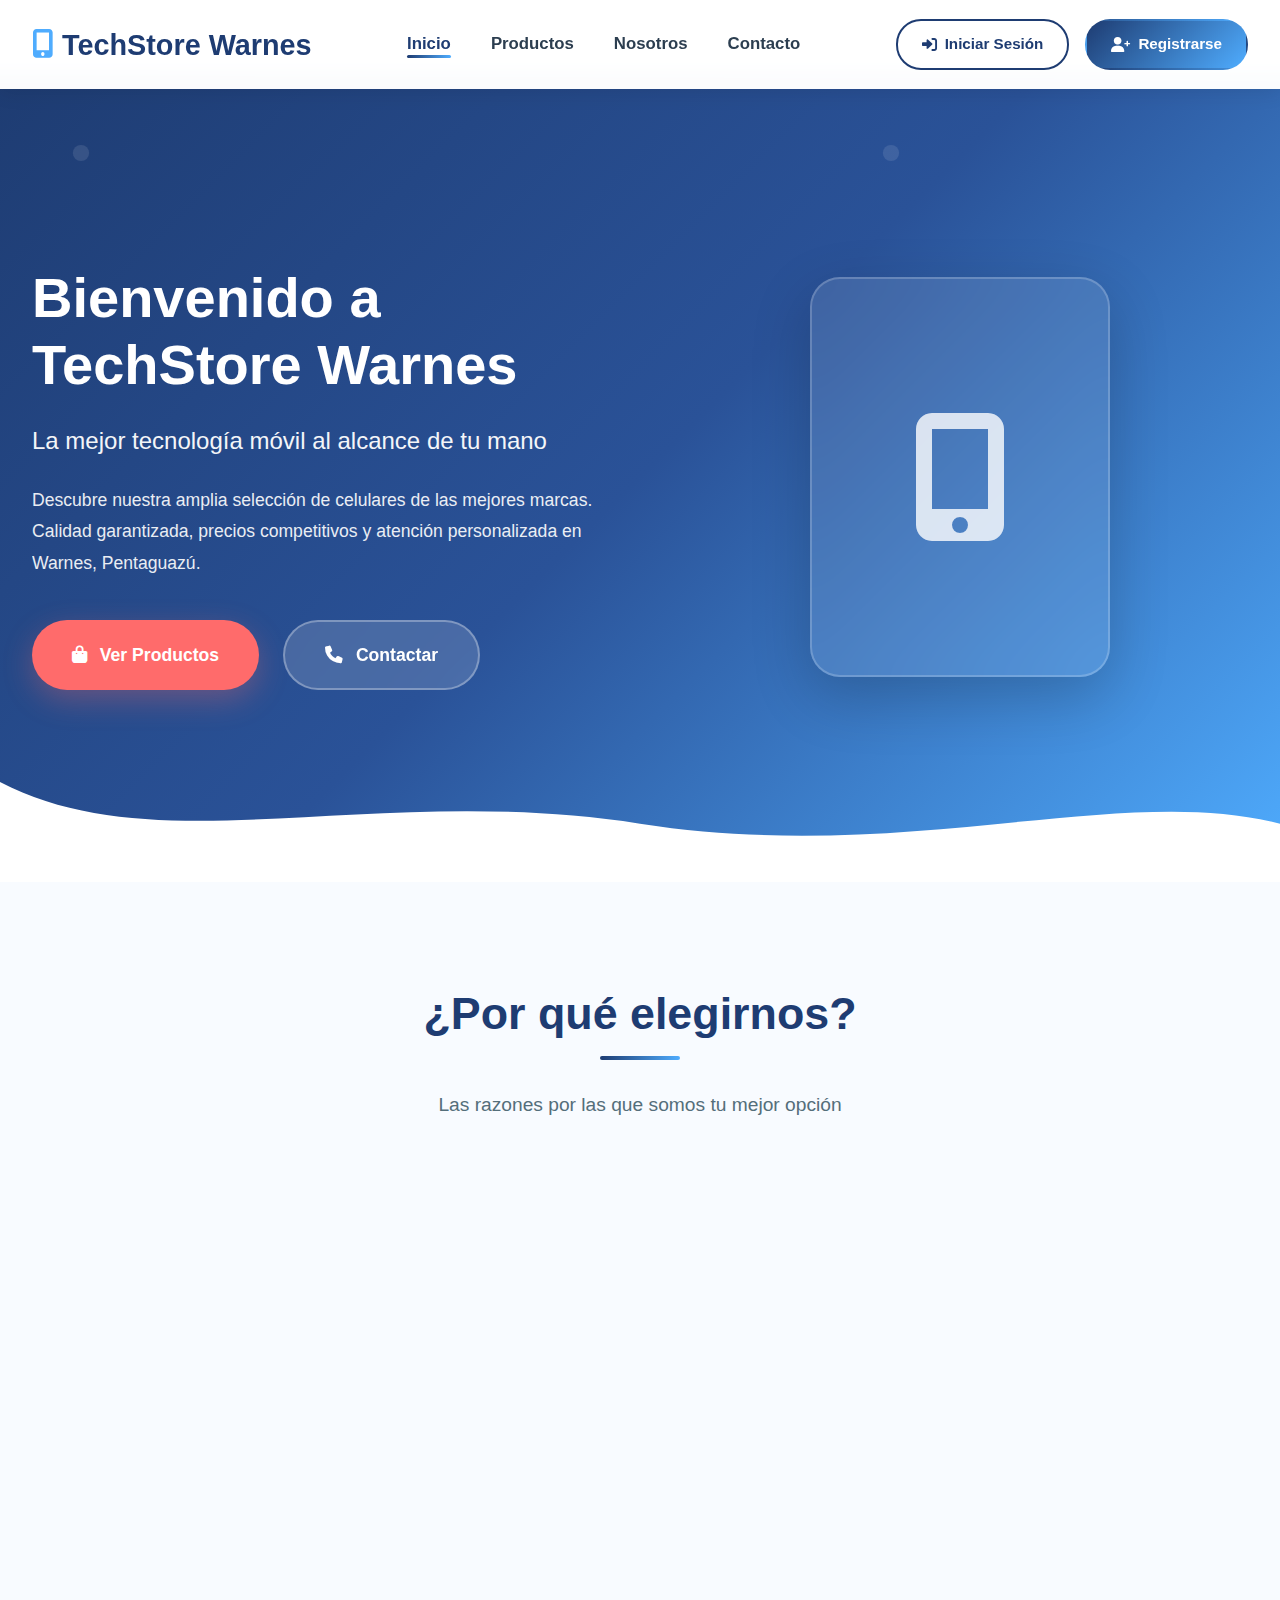
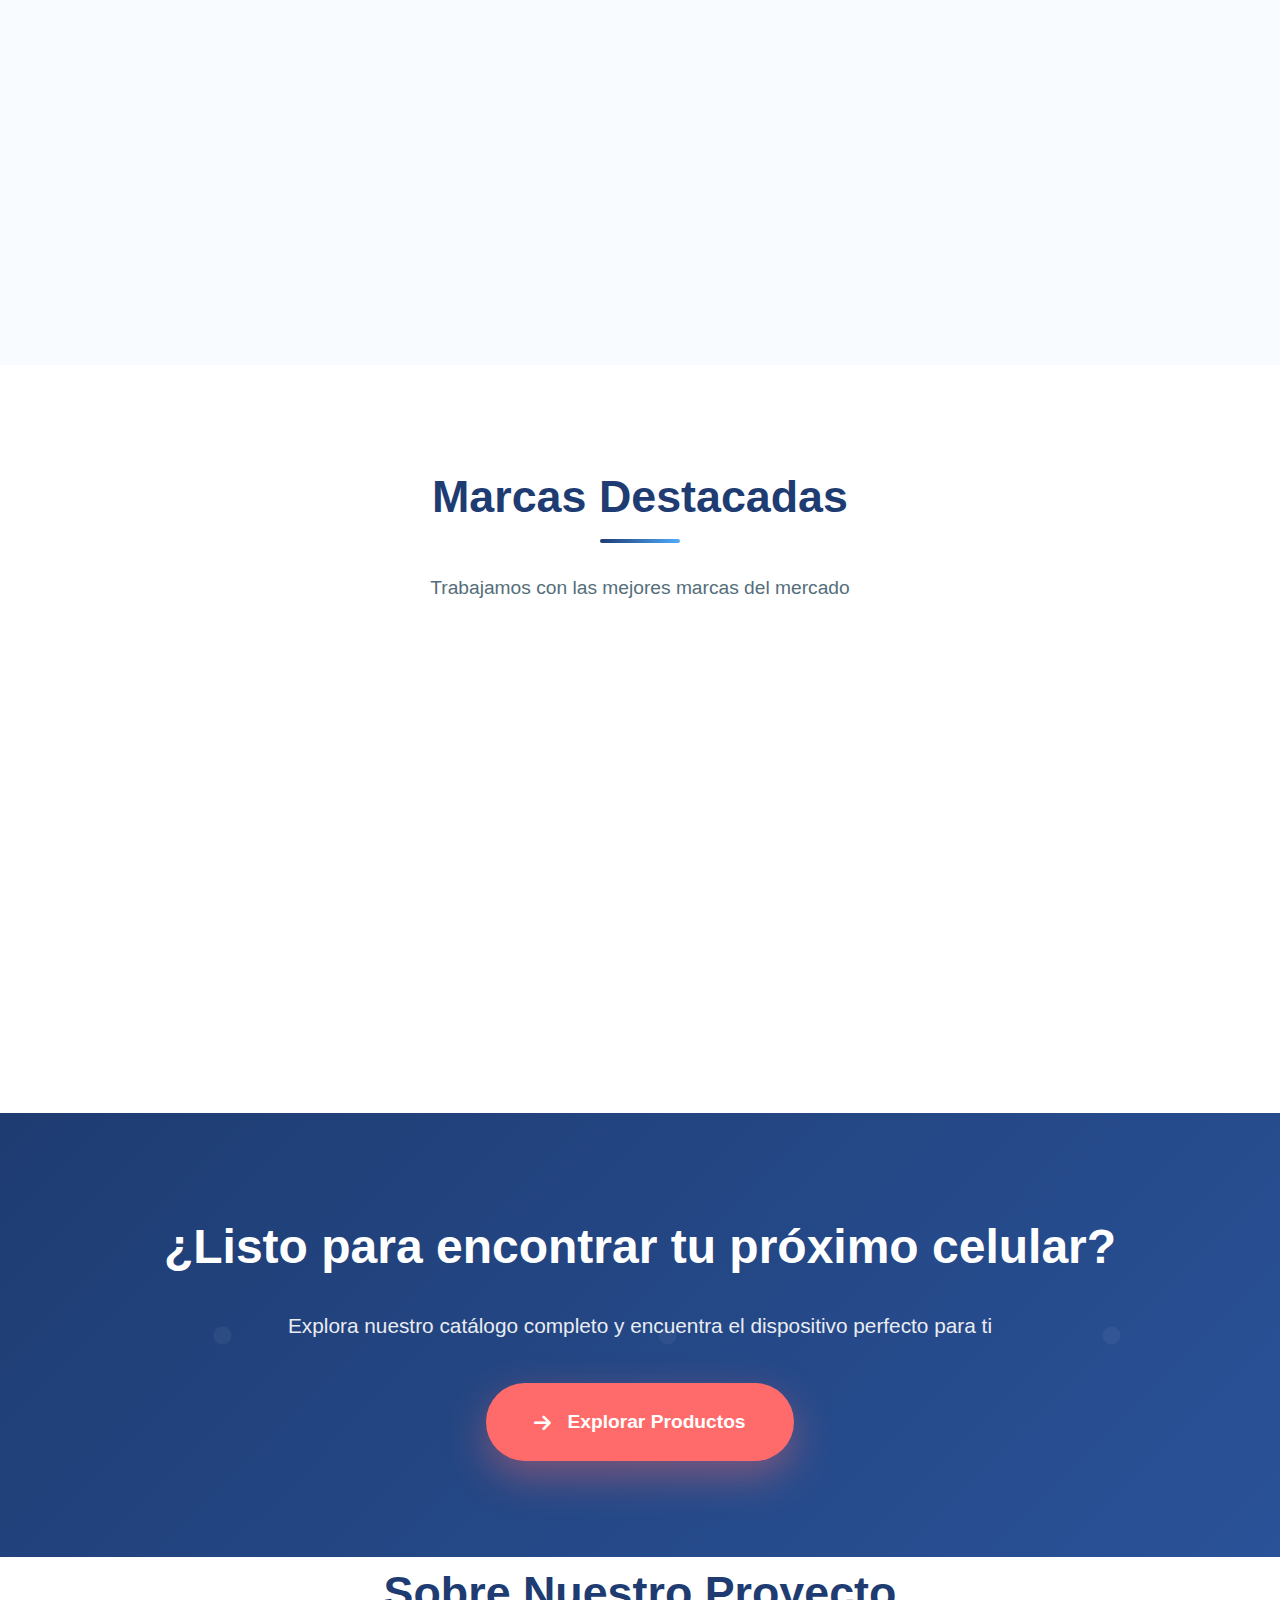
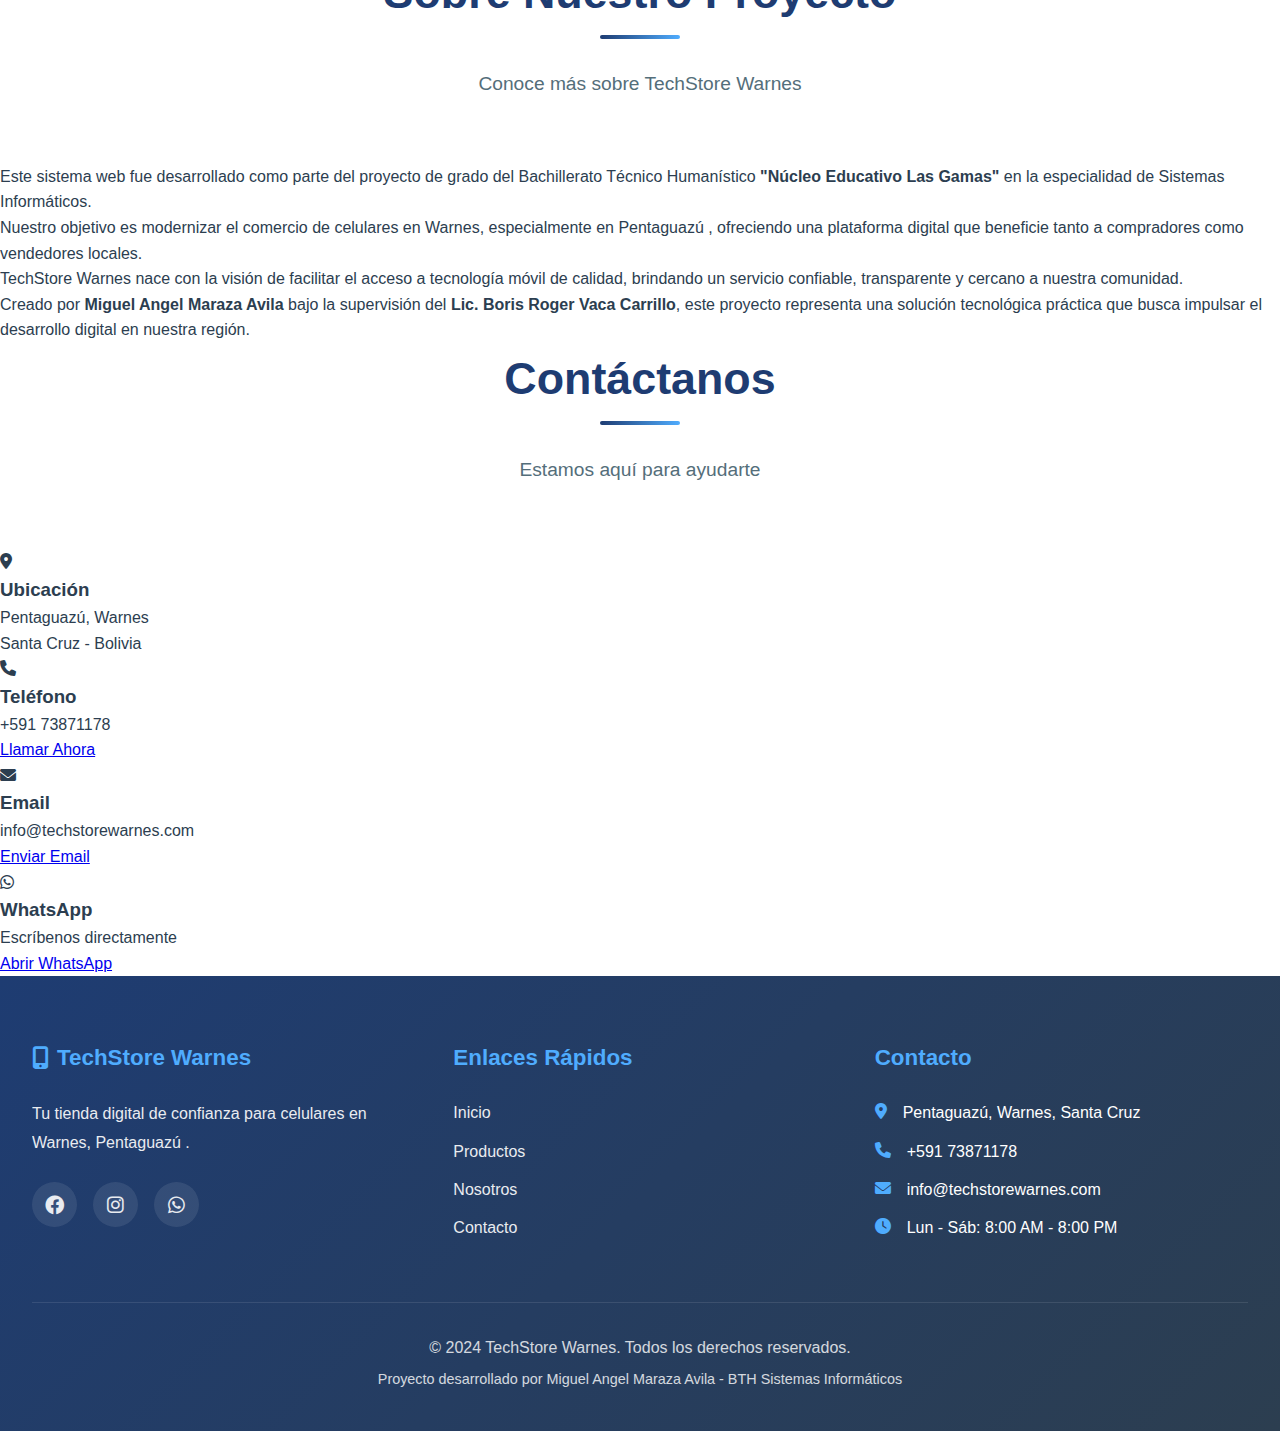
<file: index.html>
<!DOCTYPE html>
<html lang="es">
<head>
    <meta charset="UTF-8">
    <meta name="viewport" content="width=device-width, initial-scale=1.0">
    <title>TechStore Warnes - Inicio</title>
    <link href="https://cdnjs.cloudflare.com/ajax/libs/font-awesome/6.0.0/css/all.min.css" rel="stylesheet">
    <link rel="stylesheet" href="index.css">
</head>
<body>
    <!-- Header -->
    <header class="header">
        <div class="nav-container">
            <div class="logo">
                <i class="fas fa-mobile-alt"></i> TechStore Warnes
            </div>
            <nav>
                <ul class="nav-menu">
                    <li><a href="index.html" class="active">Inicio</a></li>
                    <li><a href="productos.html">Productos</a></li>
                    <li><a href="#nosotros">Nosotros</a></li>
                    <li><a href="#contacto">Contacto</a></li>
                </ul>
            </nav>
            <div class="auth-buttons" id="authButtons">
    <a href="login.html" class="btn-login">
        <i class="fas fa-sign-in-alt"></i> Iniciar Sesión
    </a>
    <a href="registro.html" class="btn-register">
        <i class="fas fa-user-plus"></i> Registrarse
    </a>
</div>
<div class="user-info" id="userInfo" style="display: none;">
    <div class="user-avatar">
        <i class="fas fa-user"></i>
    </div>
    <span class="user-name" id="userName"></span>
    <button class="btn-logout" onclick="logout()">
        <i class="fas fa-sign-out-alt"></i>
    </button>
</div>
<button class="mobile-menu-toggle" id="mobileMenuToggle">
    <i class="fas fa-bars"></i>
</button>
        </div>
    </header>

    <!-- Mobile Menu -->
    <div class="mobile-menu" id="mobileMenu">
        <ul>
            <li><a href="index.html" class="active">Inicio</a></li>
            <li><a href="productos.html">Productos</a></li>
            <li><a href="#nosotros">Nosotros</a></li>
            <li><a href="#contacto">Contacto</a></li>
        </ul>
    </div>

    <!-- Hero Section -->
    <section id="inicio" class="hero">
        <div class="hero-overlay"></div>
        <div class="hero-content">
            <div class="hero-text">
                <h1 class="hero-title">Bienvenido a TechStore Warnes</h1>
                <p class="hero-subtitle">La mejor tecnología móvil al alcance de tu mano</p>
                <p class="hero-description">
                    Descubre nuestra amplia selección de celulares de las mejores marcas. 
                    Calidad garantizada, precios competitivos y atención personalizada en Warnes, Pentaguazú.
                </p>
                <div class="hero-buttons">
                    <a href="productos.html" class="btn-primary">
                        <i class="fas fa-shopping-bag"></i> Ver Productos
                    </a>
                    <a href="contacto.html" class="btn-secondary">
                        <i class="fas fa-phone"></i> Contactar
                    </a>
                </div>
            </div>
            <div class="hero-image">
                <div class="floating-card">
                    <i class="fas fa-mobile-screen-button"></i>
                </div>
            </div>
        </div>
        <div class="hero-waves">
            <svg viewBox="0 0 1200 120" preserveAspectRatio="none">
                <path d="M0,0 C150,100 350,0 600,50 C850,100 1050,0 1200,50 L1200,120 L0,120 Z" fill="#ffffff"/>
            </svg>
        </div>
    </section>

    <!-- Features Section -->
    <section class="features">
        <div class="container">
            <div class="section-header">
                <h2 class="section-title">¿Por qué elegirnos?</h2>
                <p class="section-subtitle">Las razones por las que somos tu mejor opción</p>
            </div>
            <div class="features-grid">
                <div class="feature-card">
                    <div class="feature-icon">
                        <i class="fas fa-shield-halved"></i>
                    </div>
                    <h3>Productos Garantizados</h3>
                    <p>Todos nuestros celulares cuentan con garantía oficial. Tu inversión está protegida.</p>
                </div>
                <div class="feature-card">
                    <div class="feature-icon">
                        <i class="fas fa-truck-fast"></i>
                    </div>
                    <h3>Entrega Rápida</h3>
                    <p>Envíos a domicilio en Warnes y zonas aledañas. Recibe tu pedido en tiempo récord.</p>
                </div>
                <div class="feature-card">
                    <div class="feature-icon">
                        <i class="fas fa-headset"></i>
                    </div>
                    <h3>Atención Personalizada</h3>
                    <p>Nuestro equipo te asesora para que encuentres el celular perfecto para ti.</p>
                </div>
                <div class="feature-card">
                    <div class="feature-icon">
                        <i class="fas fa-tags"></i>
                    </div>
                    <h3>Mejores Precios</h3>
                    <p>Precios competitivos y promociones especiales. Calidad sin comprometer tu bolsillo.</p>
                </div>
                <div class="feature-card">
                    <div class="feature-icon">
                        <i class="fas fa-star"></i>
                    </div>
                    <h3>Variedad de Marcas</h3>
                    <p>Samsung, Apple, Xiaomi, Huawei y más. Las mejores marcas del mercado.</p>
                </div>
                <div class="feature-card">
                    <div class="feature-icon">
                        <i class="fas fa-credit-card"></i>
                    </div>
                    <h3>Facilidades de Pago</h3>
                    <p>Múltiples métodos de pago disponibles. Compra de la forma que prefieras.</p>
                </div>
            </div>
        </div>
    </section>

    <!-- Brands Section -->
    <section class="brands">
        <div class="container">
            <div class="section-header">
                <h2 class="section-title">Marcas Destacadas</h2>
                <p class="section-subtitle">Trabajamos con las mejores marcas del mercado</p>
            </div>
            <div class="brands-grid">
                <div class="brand-card">
                    <i class="fab fa-apple"></i>
                    <span>Apple</span>
                </div>
                <div class="brand-card">
                    <i class="fas fa-mobile-alt"></i>
                    <span>Samsung</span>
                </div>
                <div class="brand-card">
                    <i class="fas fa-mobile-screen"></i>
                    <span>Xiaomi</span>
                </div>
                <div class="brand-card">
                    <i class="fas fa-mobile"></i>
                    <span>Huawei</span>
                </div>
                <div class="brand-card">
                    <i class="fas fa-mobile-button"></i>
                    <span>Motorola</span>
                </div>
                <div class="brand-card">
                    <i class="fas fa-mobile-screen-button"></i>
                    <span>OPPO</span>
                </div>
            </div>
        </div>
    </section>

    <!-- CTA Section -->
    <section class="cta-section">
        <div class="cta-overlay"></div>
        <div class="container">
            <div class="cta-content">
                <h2>¿Listo para encontrar tu próximo celular?</h2>
                <p>Explora nuestro catálogo completo y encuentra el dispositivo perfecto para ti</p>
                <a href="productos.html" class="btn-cta">
                    <i class="fas fa-arrow-right"></i> Explorar Productos
                </a>
            </div>
        </div>
    </section>

    <!-- About Section -->
<section id="nosotros" class="about-section">
    <div class="container">
        <div class="section-header">
            <h2 class="section-title">Sobre Nuestro Proyecto</h2>
            <p class="section-subtitle">Conoce más sobre TechStore Warnes</p>
        </div>
        <div class="about-content">
            <div class="about-text">
                <p>Este sistema web fue desarrollado como parte del proyecto de grado del Bachillerato Técnico Humanístico <strong>"Núcleo Educativo Las Gamas"</strong> en la especialidad de Sistemas Informáticos.</p>
                <p>Nuestro objetivo es modernizar el comercio de celulares en Warnes, especialmente en Pentaguazú , ofreciendo una plataforma digital que beneficie tanto a compradores como vendedores locales.</p>
                <p>TechStore Warnes nace con la visión de facilitar el acceso a tecnología móvil de calidad, brindando un servicio confiable, transparente y cercano a nuestra comunidad.</p>
                <p>Creado por <strong>Miguel Angel Maraza Avila</strong> bajo la supervisión del <strong>Lic. Boris Roger Vaca Carrillo</strong>, este proyecto representa una solución tecnológica práctica que busca impulsar el desarrollo digital en nuestra región.</p>
            </div>
        </div>
    </div>
</section>

<!-- Contact Section -->
<section id="contacto" class="contact-section">
    <div class="container">
        <div class="section-header">
            <h2 class="section-title">Contáctanos</h2>
            <p class="section-subtitle">Estamos aquí para ayudarte</p>
        </div>
        <div class="contact-grid">
            <div class="contact-info-card">
                <div class="contact-icon">
                    <i class="fas fa-map-marker-alt"></i>
                </div>
                <h3>Ubicación</h3>
                <p>Pentaguazú, Warnes<br>Santa Cruz - Bolivia</p>
            </div>
            <div class="contact-info-card">
                <div class="contact-icon">
                    <i class="fas fa-phone"></i>
                </div>
                <h3>Teléfono</h3>
                <p>+591 73871178</p>
                <a href="tel:+59173871178" class="btn-contact">Llamar Ahora</a>
            </div>
            <div class="contact-info-card">
                <div class="contact-icon">
                    <i class="fas fa-envelope"></i>
                </div>
                <h3>Email</h3>
                <p>info@techstorewarnes.com</p>
                <a href="mailto:info@techstorewarnes.com" class="btn-contact">Enviar Email</a>
            </div>
            <div class="contact-info-card">
                <div class="contact-icon">
                    <i class="fab fa-whatsapp"></i>
                </div>
                <h3>WhatsApp</h3>
                <p>Escríbenos directamente</p>
                <a href="https://wa.me/59173871178" target="_blank" class="btn-contact">Abrir WhatsApp</a>
            </div>
        </div>
    </div>
</section>

    <!-- Footer -->
    <footer class="footer">
        <div class="container">
            <div class="footer-content">
                <div class="footer-section">
                    <h3><i class="fas fa-mobile-alt"></i> TechStore Warnes</h3>
                    <p>Tu tienda digital de confianza para celulares en Warnes, Pentaguazú .</p>
                    <div class="social-links">
                        <a href="#" aria-label="Facebook"><i class="fab fa-facebook"></i></a>
                        <a href="#" aria-label="Instagram"><i class="fab fa-instagram"></i></a>
                        <a href="#" aria-label="WhatsApp"><i class="fab fa-whatsapp"></i></a>
                    </div>
                </div>
                <div class="footer-section">
                    <h3>Enlaces Rápidos</h3>
                    <ul>
                        <li><a href="index.html">Inicio</a></li>
                        <li><a href="productos.html">Productos</a></li>
                        <li><a href="nosotros.html">Nosotros</a></li>
                        <li><a href="contacto.html">Contacto</a></li>
                    </ul>
                </div>
                <div class="footer-section">
                    <h3>Contacto</h3>
                    <ul class="contact-info">
                        <li><i class="fas fa-map-marker-alt"></i> Pentaguazú, Warnes, Santa Cruz</li>
                        <li><i class="fas fa-phone"></i> +591 73871178</li>
                        <li><i class="fas fa-envelope"></i> info@techstorewarnes.com</li>
                        <li><i class="fas fa-clock"></i> Lun - Sáb: 8:00 AM - 8:00 PM</li>
                    </ul>
                </div>
            </div>
            <div class="footer-bottom">
                <p>&copy; 2024 TechStore Warnes. Todos los derechos reservados.</p>
                <p class="project-info">Proyecto desarrollado por Miguel Angel Maraza Avila - BTH Sistemas Informáticos</p>
            </div>
        </div>
    </footer>

    <script src="index.js"></script>
</body>
</html>
</file>
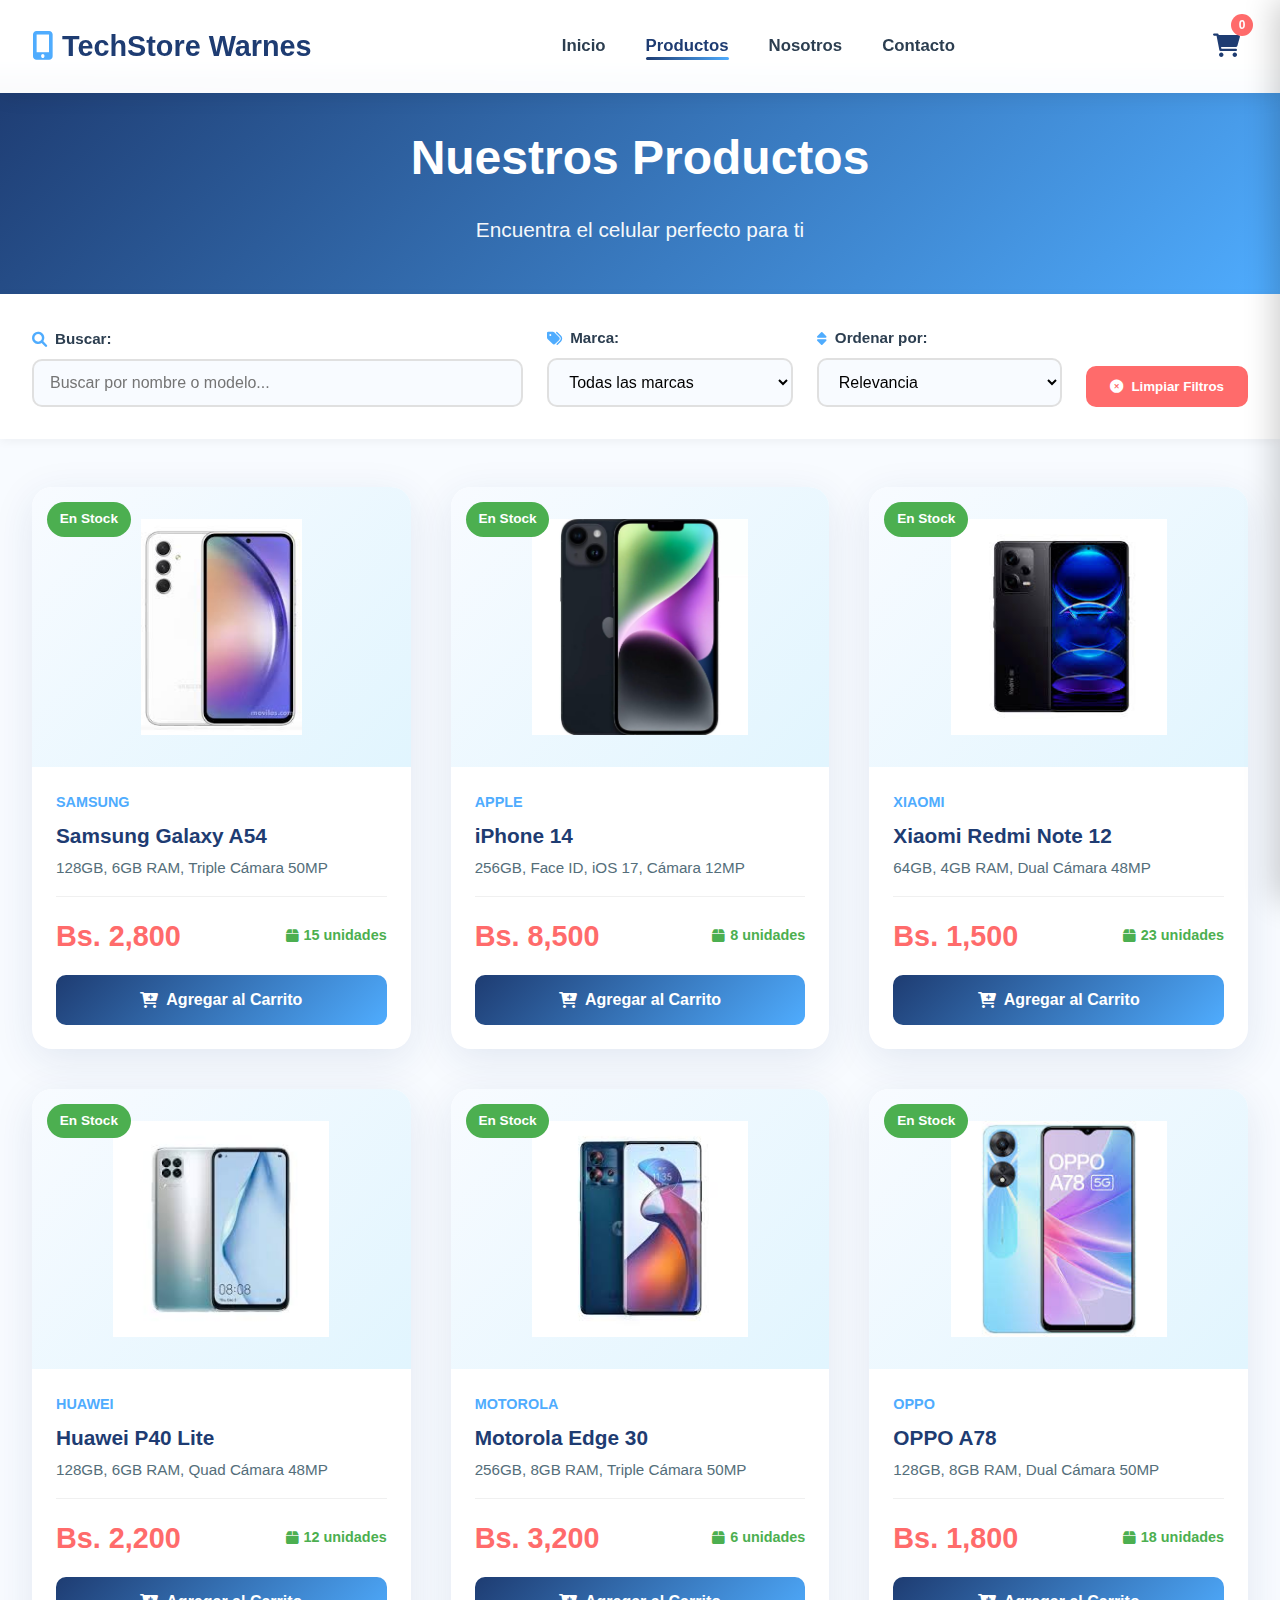
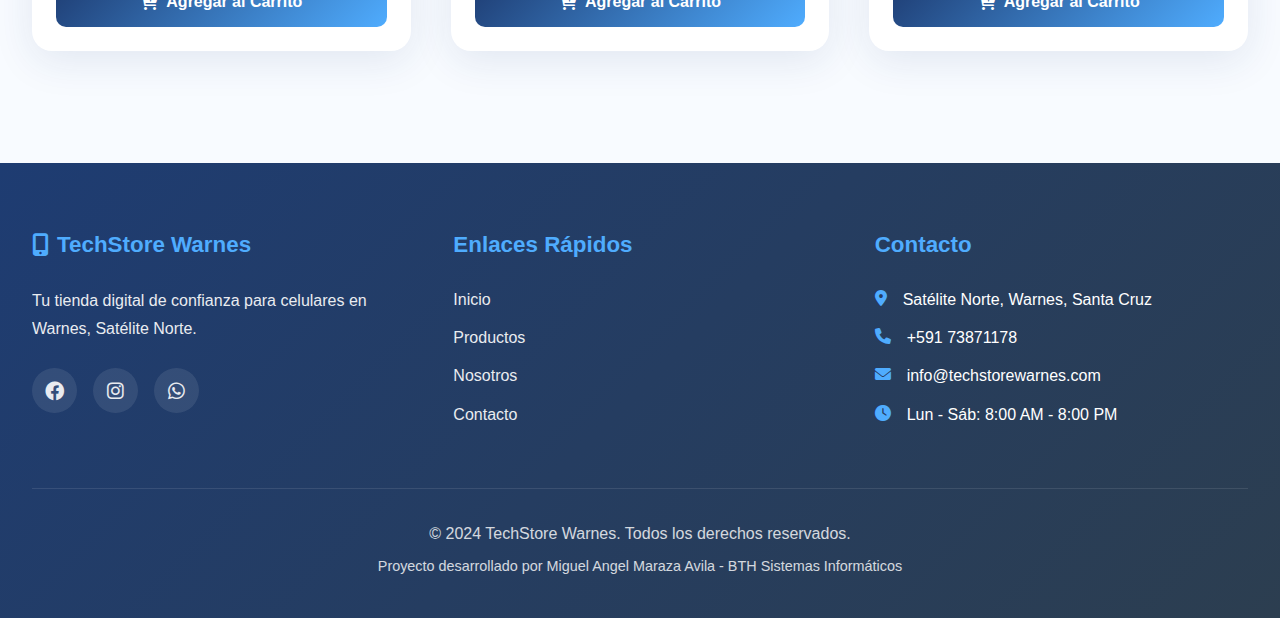
<file: productos.html>
<!DOCTYPE html>
<html lang="es">
<head>
    <meta charset="UTF-8">
    <meta name="viewport" content="width=device-width, initial-scale=1.0">
    <title>Productos - TechStore Warnes</title>
    <link href="https://cdnjs.cloudflare.com/ajax/libs/font-awesome/6.0.0/css/all.min.css" rel="stylesheet">
    <link rel="stylesheet" href="productos.css">
</head>
<body>
    <!-- Header -->
    <header class="header">
        <div class="nav-container">
            <div class="logo">
                <i class="fas fa-mobile-alt"></i> TechStore Warnes
            </div>
            <nav>
                <ul class="nav-menu">
                    <li><a href="index.html">Inicio</a></li>
                    <li><a href="productos.html" class="active">Productos</a></li>
                    <li><a href="index.html#nosotros">Nosotros</a></li>
                    <li><a href="index.html#contacto">Contacto</a></li>
                </ul>
            </nav>
            <div class="header-actions">
                <div class="cart-icon" onclick="toggleCart()">
                    <i class="fas fa-shopping-cart"></i>
                    <span class="cart-count" id="cartCount">0</span>
                </div>
                <button class="mobile-menu-toggle" id="mobileMenuToggle">
                    <i class="fas fa-bars"></i>
                </button>
            </div>
        </div>
    </header>

    <!-- Mobile Menu -->
    <div class="mobile-menu" id="mobileMenu">
        <ul>
            <li><a href="index.html">Inicio</a></li>
            <li><a href="productos.html" class="active">Productos</a></li>
            <li><a href="index.html#nosotros">Nosotros</a></li>
            <li><a href="index.html#contacto">Contacto</a></li>
        </ul>
    </div>

    <!-- Page Header -->
    <section class="page-header">
        <div class="container">
            <h1>Nuestros Productos</h1>
            <p>Encuentra el celular perfecto para ti</p>
        </div>
    </section>

    <!-- Filters Section -->
    <section class="filters-section">
        <div class="container">
            <div class="filters-container">
                <div class="filter-group">
                    <label><i class="fas fa-search"></i> Buscar:</label>
                    <input type="text" id="searchInput" placeholder="Buscar por nombre o modelo...">
                </div>
                <div class="filter-group">
                    <label><i class="fas fa-tags"></i> Marca:</label>
                    <select id="brandFilter">
                        <option value="">Todas las marcas</option>
                        <option value="Samsung">Samsung</option>
                        <option value="Apple">Apple</option>
                        <option value="Xiaomi">Xiaomi</option>
                        <option value="Huawei">Huawei</option>
                        <option value="Motorola">Motorola</option>
                        <option value="OPPO">OPPO</option>
                    </select>
                </div>
                <div class="filter-group">
                    <label><i class="fas fa-sort"></i> Ordenar por:</label>
                    <select id="sortFilter">
                        <option value="default">Relevancia</option>
                        <option value="price-asc">Precio: Menor a Mayor</option>
                        <option value="price-desc">Precio: Mayor a Menor</option>
                        <option value="name">Nombre (A-Z)</option>
                    </select>
                </div>
                <button class="btn-clear-filters" onclick="clearFilters()">
                    <i class="fas fa-times-circle"></i> Limpiar Filtros
                </button>
            </div>
        </div>
    </section>

    <!-- Products Section -->
    <section class="products-section">
        <div class="container">
            <div class="products-grid" id="productsGrid">
                <!-- Los productos se cargarán aquí dinámicamente -->
            </div>
            <div id="noResults" class="no-results" style="display: none;">
                <i class="fas fa-search"></i>
                <h3>No se encontraron productos</h3>
                <p>Intenta con otros filtros de búsqueda</p>
            </div>
        </div>
    </section>

    <!-- Cart Sidebar -->
    <div class="cart-sidebar" id="cartSidebar">
        <div class="cart-header">
            <h2><i class="fas fa-shopping-cart"></i> Mi Carrito</h2>
            <button class="close-cart" onclick="toggleCart()">
                <i class="fas fa-times"></i>
            </button>
        </div>
        <div class="cart-body" id="cartBody">
            <div class="empty-cart">
                <i class="fas fa-shopping-cart"></i>
                <p>Tu carrito está vacío</p>
            </div>
        </div>
        <div class="cart-footer">
            <div class="cart-total">
                <span>Total:</span>
                <span id="cartTotal">Bs. 0</span>
            </div>
            <button class="btn-checkout" onclick="checkout()">
                <i class="fab fa-whatsapp">+59173871178</i> Realizar Pedido por WhatsApp
            </button>
        </div>
    </div>

    <!-- Cart Overlay -->
    <div class="cart-overlay" id="cartOverlay" onclick="toggleCart()"></div>

    <!-- Footer -->
    <footer class="footer">
        <div class="container">
            <div class="footer-content">
                <div class="footer-section">
                    <h3><i class="fas fa-mobile-alt"></i> TechStore Warnes</h3>
                    <p>Tu tienda digital de confianza para celulares en Warnes, Satélite Norte.</p>
                    <div class="social-links">
                        <a href="#" aria-label="Facebook"><i class="fab fa-facebook"></i></a>
                        <a href="#" aria-label="Instagram"><i class="fab fa-instagram"></i></a>
                        <a href="#" aria-label="WhatsApp"><i class="fab fa-whatsapp"></i></a>
                    </div>
                </div>
                <div class="footer-section">
                    <h3>Enlaces Rápidos</h3>
                    <ul>
                        <li><a href="index.html">Inicio</a></li>
                        <li><a href="productos.html">Productos</a></li>
                        <li><a href="index.html#nosotros">Nosotros</a></li>
                        <li><a href="index.html#contacto">Contacto</a></li>
                    </ul>
                </div>
                <div class="footer-section">
                    <h3>Contacto</h3>
                    <ul class="contact-info">
                        <li><i class="fas fa-map-marker-alt"></i> Satélite Norte, Warnes, Santa Cruz</li>
                        <li><i class="fas fa-phone"></i> +591 73871178</li>
                        <li><i class="fas fa-envelope"></i> info@techstorewarnes.com</li>
                        <li><i class="fas fa-clock"></i> Lun - Sáb: 8:00 AM - 8:00 PM</li>
                    </ul>
                </div>
            </div>
            <div class="footer-bottom">
                <p>&copy; 2024 TechStore Warnes. Todos los derechos reservados.</p>
                <p class="project-info">Proyecto desarrollado por Miguel Angel Maraza Avila - BTH Sistemas Informáticos</p>
            </div>
        </div>
    </footer>

    <script src="productos.js"></script>
</body>
</html>
</file>
<file: index.css>
* {
    margin: 0;
    padding: 0;
    box-sizing: border-box;
}

:root {
    --primary-color: #1e3c72;
    --secondary-color: #4facfe;
    --accent-color: #ff6b6b;
    --dark-color: #2c3e50;
    --light-color: #f8fbff;
    --white: #ffffff;
    --shadow: 0 10px 40px rgba(30, 60, 114, 0.1);
    --shadow-hover: 0 15px 50px rgba(30, 60, 114, 0.2);
}

body {
    font-family: 'Segoe UI', Tahoma, Geneva, Verdana, sans-serif;
    line-height: 1.6;
    color: var(--dark-color);
    background: var(--white);
    overflow-x: hidden;
}

/* Header */
.header {
    position: fixed;
    top: 0;
    left: 0;
    width: 100%;
    background: rgba(255, 255, 255, 0.98);
    backdrop-filter: blur(10px);
    box-shadow: 0 2px 20px rgba(0, 0, 0, 0.1);
    z-index: 1000;
    transition: all 0.3s ease;
}

.nav-container {
    max-width: 1400px;
    margin: 0 auto;
    padding: 1.2rem 2rem;
    display: flex;
    justify-content: space-between;
    align-items: center;
}

.logo {
    font-size: 1.8rem;
    font-weight: 700;
    color: var(--primary-color);
    display: flex;
    align-items: center;
    gap: 0.5rem;
}

.logo i {
    color: var(--secondary-color);
}

.nav-menu {
    display: flex;
    list-style: none;
    gap: 2.5rem;
}

.nav-menu a {
    text-decoration: none;
    color: var(--dark-color);
    font-weight: 600;
    font-size: 1.05rem;
    position: relative;
    transition: color 0.3s ease;
}

.nav-menu a::after {
    content: '';
    position: absolute;
    bottom: -5px;
    left: 0;
    width: 0;
    height: 3px;
    background: linear-gradient(90deg, var(--primary-color), var(--secondary-color));
    border-radius: 2px;
    transition: width 0.3s ease;
}

.nav-menu a:hover,
.nav-menu a.active {
    color: var(--primary-color);
}

.nav-menu a:hover::after,
.nav-menu a.active::after {
    width: 100%;
}

/* Auth Buttons */
.auth-buttons {
    display: flex;
    align-items: center;
    gap: 1rem;
}

.btn-login,
.btn-register {
    padding: 0.7rem 1.5rem;
    border-radius: 25px;
    text-decoration: none;
    font-weight: 600;
    font-size: 0.95rem;
    display: flex;
    align-items: center;
    gap: 0.5rem;
    transition: all 0.3s ease;
}

.btn-login {
    background: transparent;
    color: var(--primary-color);
    border: 2px solid var(--primary-color);
}

.btn-login:hover {
    background: var(--primary-color);
    color: var(--white);
    transform: translateY(-2px);
}

.btn-register {
    background: linear-gradient(135deg, var(--primary-color), var(--secondary-color));
    color: var(--white);
    border: 2px solid transparent;
}

.btn-register:hover {
    transform: translateY(-2px);
    box-shadow: 0 8px 20px rgba(30, 60, 114, 0.3);
}

/* User Info */
.user-info {
    display: flex;
    align-items: center;
    gap: 1rem;
    padding: 0.5rem 1rem;
    background: var(--light-color);
    border-radius: 25px;
}

.user-avatar {
    width: 35px;
    height: 35px;
    background: linear-gradient(135deg, var(--primary-color), var(--secondary-color));
    border-radius: 50%;
    display: flex;
    align-items: center;
    justify-content: center;
    color: var(--white);
    font-size: 1rem;
}

.user-name {
    font-weight: 600;
    color: var(--primary-color);
}

.btn-logout {
    background: var(--accent-color);
    color: var(--white);
    border: none;
    padding: 0.5rem 1rem;
    border-radius: 20px;
    cursor: pointer;
    font-weight: 600;
    display: flex;
    align-items: center;
    gap: 0.5rem;
    transition: all 0.3s ease;
}

.btn-logout:hover {
    background: #ff5252;
    transform: translateY(-2px);
}

.mobile-menu-toggle {
    display: none;
    background: none;
    border: none;
    font-size: 1.5rem;
    color: var(--primary-color);
    cursor: pointer;
}

.mobile-menu {
    display: none;
    position: fixed;
    top: 72px;
    left: 0;
    width: 100%;
    background: var(--white);
    box-shadow: 0 10px 30px rgba(0, 0, 0, 0.1);
    z-index: 999;
    transform: translateY(-100%);
    transition: transform 0.3s ease;
}

.mobile-menu.active {
    transform: translateY(0);
}

.mobile-menu ul {
    list-style: none;
    padding: 1rem 0;
}

.mobile-menu a {
    display: block;
    padding: 1rem 2rem;
    text-decoration: none;
    color: var(--dark-color);
    font-weight: 600;
    transition: all 0.3s ease;
}

.mobile-menu a:hover,
.mobile-menu a.active {
    background: var(--light-color);
    color: var(--primary-color);
    padding-left: 2.5rem;
}

/* Hero Section */
.hero {
    margin-top: 72px;
    min-height: 90vh;
    background: linear-gradient(135deg, #1e3c72 0%, #2a5298 50%, #4facfe 100%);
    position: relative;
    display: flex;
    align-items: center;
    overflow: hidden;
}

.hero-overlay {
    position: absolute;
    top: 0;
    left: 0;
    width: 100%;
    height: 100%;
    background: url('data:image/svg+xml,<svg xmlns="http://www.w3.org/2000/svg" viewBox="0 0 100 100"><circle cx="10" cy="10" r="1" fill="rgba(255,255,255,0.1)"/></svg>') repeat;
    animation: moveBackground 30s linear infinite;
}

@keyframes moveBackground {
    0% { transform: translate(0, 0); }
    100% { transform: translate(50px, 50px); }
}

.hero-content {
    max-width: 1400px;
    margin: 0 auto;
    padding: 4rem 2rem;
    display: grid;
    grid-template-columns: 1fr 1fr;
    gap: 4rem;
    align-items: center;
    position: relative;
    z-index: 2;
}

.hero-text {
    color: var(--white);
}

.hero-title {
    font-size: 3.5rem;
    font-weight: 800;
    margin-bottom: 1.5rem;
    line-height: 1.2;
    animation: fadeInUp 0.8s ease;
}

.hero-subtitle {
    font-size: 1.5rem;
    margin-bottom: 1.5rem;
    opacity: 0.95;
    animation: fadeInUp 0.8s ease 0.2s both;
}

.hero-description {
    font-size: 1.1rem;
    margin-bottom: 2.5rem;
    line-height: 1.8;
    opacity: 0.9;
    animation: fadeInUp 0.8s ease 0.4s both;
}

.hero-buttons {
    display: flex;
    gap: 1.5rem;
    flex-wrap: wrap;
    animation: fadeInUp 0.8s ease 0.6s both;
}

.btn-primary,
.btn-secondary {
    padding: 1.2rem 2.5rem;
    border-radius: 50px;
    text-decoration: none;
    font-weight: 700;
    font-size: 1.1rem;
    display: inline-flex;
    align-items: center;
    gap: 0.8rem;
    transition: all 0.3s ease;
}

.btn-primary {
    background: var(--accent-color);
    color: var(--white);
    box-shadow: 0 10px 30px rgba(255, 107, 107, 0.3);
}

.btn-primary:hover {
    transform: translateY(-3px);
    box-shadow: 0 15px 40px rgba(255, 107, 107, 0.5);
}

.btn-secondary {
    background: rgba(255, 255, 255, 0.15);
    color: var(--white);
    border: 2px solid rgba(255, 255, 255, 0.3);
    backdrop-filter: blur(10px);
}

.btn-secondary:hover {
    background: rgba(255, 255, 255, 0.25);
    border-color: rgba(255, 255, 255, 0.5);
    transform: translateY(-3px);
}

.hero-image {
    display: flex;
    justify-content: center;
    align-items: center;
    animation: fadeIn 1s ease 0.8s both;
}

.floating-card {
    width: 300px;
    height: 400px;
    background: rgba(255, 255, 255, 0.1);
    backdrop-filter: blur(20px);
    border-radius: 30px;
    border: 2px solid rgba(255, 255, 255, 0.2);
    display: flex;
    align-items: center;
    justify-content: center;
    box-shadow: 0 20px 60px rgba(0, 0, 0, 0.2);
    animation: float 3s ease-in-out infinite;
}

.floating-card i {
    font-size: 8rem;
    color: rgba(255, 255, 255, 0.8);
}

@keyframes float {
    0%, 100% { transform: translateY(0); }
    50% { transform: translateY(-20px); }
}

.hero-waves {
    position: absolute;
    bottom: 0;
    left: 0;
    width: 100%;
    height: 100px;
}

.hero-waves svg {
    width: 100%;
    height: 100%;
}

/* Features Section */
.features {
    padding: 6rem 2rem;
    background: var(--light-color);
}

.container {
    max-width: 1400px;
    margin: 0 auto;
}

.section-header {
    text-align: center;
    margin-bottom: 4rem;
}

.section-title {
    font-size: 2.8rem;
    font-weight: 800;
    color: var(--primary-color);
    margin-bottom: 1rem;
    position: relative;
    display: inline-block;
}

.section-title::after {
    content: '';
    position: absolute;
    bottom: -10px;
    left: 50%;
    transform: translateX(-50%);
    width: 80px;
    height: 4px;
    background: linear-gradient(90deg, var(--primary-color), var(--secondary-color));
    border-radius: 2px;
}

.section-subtitle {
    font-size: 1.2rem;
    color: #546e7a;
    margin-top: 1.5rem;
}

.features-grid {
    display: grid;
    grid-template-columns: repeat(auto-fit, minmax(320px, 1fr));
    gap: 2.5rem;
}

.feature-card {
    background: var(--white);
    padding: 2.5rem;
    border-radius: 20px;
    box-shadow: var(--shadow);
    transition: all 0.3s ease;
    text-align: center;
}

.feature-card:hover {
    transform: translateY(-10px);
    box-shadow: var(--shadow-hover);
}

.feature-icon {
    width: 80px;
    height: 80px;
    margin: 0 auto 1.5rem;
    background: linear-gradient(135deg, var(--primary-color), var(--secondary-color));
    border-radius: 20px;
    display: flex;
    align-items: center;
    justify-content: center;
    color: var(--white);
    font-size: 2rem;
}

.feature-card h3 {
    font-size: 1.4rem;
    color: var(--primary-color);
    margin-bottom: 1rem;
    font-weight: 700;
}

.feature-card p {
    color: #546e7a;
    line-height: 1.8;
}

/* Brands Section */
.brands {
    padding: 6rem 2rem;
    background: var(--white);
}

.brands-grid {
    display: grid;
    grid-template-columns: repeat(auto-fit, minmax(180px, 1fr));
    gap: 2rem;
}

.brand-card {
    background: var(--light-color);
    padding: 2rem;
    border-radius: 15px;
    display: flex;
    flex-direction: column;
    align-items: center;
    gap: 1rem;
    transition: all 0.3s ease;
    cursor: pointer;
}

.brand-card:hover {
    background: var(--white);
    box-shadow: var(--shadow);
    transform: translateY(-5px);
}

.brand-card i {
    font-size: 3rem;
    color: var(--primary-color);
}

.brand-card span {
    font-size: 1.2rem;
    font-weight: 700;
    color: var(--dark-color);
}

/* CTA Section */
.cta-section {
    padding: 6rem 2rem;
    background: linear-gradient(135deg, #1e3c72 0%, #2a5298 100%);
    position: relative;
    overflow: hidden;
}

.cta-overlay {
    position: absolute;
    top: 0;
    left: 0;
    width: 100%;
    height: 100%;
    background: url('data:image/svg+xml,<svg xmlns="http://www.w3.org/2000/svg" viewBox="0 0 100 100"><circle cx="50" cy="50" r="2" fill="rgba(255,255,255,0.05)"/></svg>') repeat;
}

.cta-content {
    text-align: center;
    color: var(--white);
    position: relative;
    z-index: 2;
}

.cta-content h2 {
    font-size: 3rem;
    font-weight: 800;
    margin-bottom: 1.5rem;
}

.cta-content p {
    font-size: 1.3rem;
    margin-bottom: 2.5rem;
    opacity: 0.9;
}

.btn-cta {
    display: inline-flex;
    align-items: center;
    gap: 1rem;
    padding: 1.5rem 3rem;
    background: var(--accent-color);
    color: var(--white);
    text-decoration: none;
    border-radius: 50px;
    font-size: 1.2rem;
    font-weight: 700;
    box-shadow: 0 15px 40px rgba(255, 107, 107, 0.4);
    transition: all 0.3s ease;
}

.btn-cta:hover {
    transform: translateY(-5px);
    box-shadow: 0 20px 50px rgba(255, 107, 107, 0.6);
}

/* Footer */
.footer {
    background: linear-gradient(135deg, #1e3c72 0%, #2c3e50 100%);
    color: var(--white);
    padding: 4rem 2rem 2rem;
}

.footer-content {
    display: grid;
    grid-template-columns: repeat(auto-fit, minmax(280px, 1fr));
    gap: 3rem;
    margin-bottom: 3rem;
}

.footer-section h3 {
    font-size: 1.4rem;
    margin-bottom: 1.5rem;
    color: var(--secondary-color);
    display: flex;
    align-items: center;
    gap: 0.5rem;
}

.footer-section p {
    line-height: 1.8;
    opacity: 0.9;
}

.footer-section ul {
    list-style: none;
}

.footer-section li {
    margin-bottom: 0.8rem;
}

.footer-section a {
    color: var(--white);
    text-decoration: none;
    opacity: 0.9;
    transition: all 0.3s ease;
    display: inline-block;
}

.footer-section a:hover {
    opacity: 1;
    transform: translateX(5px);
    color: var(--secondary-color);
}

.contact-info li {
    display: flex;
    align-items: flex-start;
    gap: 1rem;
}

.contact-info i {
    color: var(--secondary-color);
    margin-top: 3px;
}

.social-links {
    display: flex;
    gap: 1rem;
    margin-top: 1.5rem;
}

.social-links a {
    width: 45px;
    height: 45px;
    background: rgba(255, 255, 255, 0.1);
    border-radius: 50%;
    display: flex;
    align-items: center;
    justify-content: center;
    font-size: 1.2rem;
    transition: all 0.3s ease;
}

.social-links a:hover {
    background: var(--secondary-color);
    transform: translateY(-5px);
}

.footer-bottom {
    text-align: center;
    padding-top: 2rem;
    border-top: 1px solid rgba(255, 255, 255, 0.1);
}

.footer-bottom p {
    margin-bottom: 0.5rem;
    opacity: 0.8;
}

.project-info {
    font-size: 0.9rem;
    opacity: 0.7;
}

/* Animations */
@keyframes fadeInUp {
    from {
        opacity: 0;
        transform: translateY(30px);
    }
    to {
        opacity: 1;
        transform: translateY(0);
    }
}

@keyframes fadeIn {
    from { opacity: 0; }
    to { opacity: 1; }
}

/* Responsive Design */
/* Responsive Design */
@media (max-width: 1024px) {
    .hero-content {
        grid-template-columns: 1fr;
        text-align: center;
        gap: 2rem;
    }
    
    .hero-image {
        display: none;
    }
    
    .hero-buttons {
        justify-content: center;
    }
    
    .features-grid {
        grid-template-columns: repeat(2, 1fr);
    }
}

@media (max-width: 768px) {
    /* Header */
    .nav-container {
        padding: 1rem;
    }
    
    .logo {
        font-size: 1.4rem;
    }
    
    .nav-menu {
        display: none;
    }
    
    .mobile-menu-toggle {
        display: block;
    }
    
    .mobile-menu {
        display: block;
    }
    
    /* Auth buttons responsive */
    .auth-buttons {
        flex-direction: column;
        gap: 0.5rem;
    }
    
    .btn-login,
    .btn-register {
        padding: 0.6rem 1rem;
        font-size: 0.85rem;
        width: 100%;
        justify-content: center;
    }
    
    .btn-login i,
    .btn-register i {
        display: none;
    }
    
    .user-info {
        padding: 0.5rem;
        gap: 0.5rem;
    }
    
    .user-name {
        display: none;
    }
    
    .btn-logout {
        padding: 0.5rem;
        font-size: 0.85rem;
    }
    
    /* Hero */
    .hero {
        padding: 3rem 1rem;
        margin-top: 70px;
    }
    
    .hero-title {
        font-size: 2rem;
    }
    
    .hero-subtitle {
        font-size: 1.1rem;
    }
    
    .hero-description {
        font-size: 1rem;
    }
    
    .btn-primary,
    .btn-secondary {
        padding: 1rem 1.5rem;
        font-size: 1rem;
    }
    
    /* Features */
    .features {
        padding: 4rem 1rem;
    }
    
    .features-grid {
        grid-template-columns: 1fr;
        gap: 2rem;
    }
    
    .section-title {
        font-size: 2rem;
    }
    
    /* Brands */
    .brands {
        padding: 4rem 1rem;
    }
    
    .brands-grid {
        grid-template-columns: repeat(2, 1fr);
        gap: 1.5rem;
    }
    
    /* CTA Section */
    .cta-section {
        padding: 4rem 1rem;
    }
    
    .cta-content h2 {
        font-size: 2rem;
    }
    
    .cta-content p {
        font-size: 1.1rem;
    }
    
    .btn-cta {
        padding: 1.2rem 2rem;
        font-size: 1rem;
    }
    
    /* About & Contact */
    .about-section,
    .contact-section {
        padding: 4rem 1rem;
    }
    
    .contact-grid {
        grid-template-columns: 1fr;
    }
    
    /* Footer */
    .footer {
        padding: 3rem 1rem 2rem;
    }
    
    .footer-content {
        grid-template-columns: 1fr;
        gap: 2rem;
    }
}

@media (max-width: 480px) {
    /* Header más compacto */
    .nav-container {
        padding: 0.8rem;
    }
    
    .logo {
        font-size: 1.2rem;
    }
    
    .logo i {
        font-size: 1.3rem;
    }
    
    /* Auth buttons aún más pequeños */
    .auth-buttons {
        gap: 0.3rem;
    }
    
    .btn-login,
    .btn-register {
        padding: 0.5rem 0.8rem;
        font-size: 0.75rem;
    }
    
    .user-avatar {
        width: 28px;
        height: 28px;
        font-size: 0.85rem;
    }
    
    .btn-logout {
        padding: 0.4rem 0.6rem;
        font-size: 0.75rem;
    }
    
    /* Hero */
    .hero {
        padding: 2rem 1rem;
    }
    
    .hero-title {
        font-size: 1.6rem;
        line-height: 1.3;
    }
    
    .hero-subtitle {
        font-size: 1rem;
    }
    
    .hero-description {
        font-size: 0.95rem;
    }
    
    .hero-buttons {
        flex-direction: column;
        width: 100%;
    }
    
    .btn-primary,
    .btn-secondary {
        width: 100%;
        padding: 1rem;
        font-size: 0.95rem;
        justify-content: center;
    }
    
    /* Sections */
    .section-title {
        font-size: 1.6rem;
    }
    
    .section-subtitle {
        font-size: 1rem;
    }
    
    .feature-card {
        padding: 2rem 1.5rem;
    }
    
    .feature-icon {
        width: 60px;
        height: 60px;
        font-size: 1.5rem;
    }
    
    .brands-grid {
        grid-template-columns: 1fr;
    }
    
    .brand-card {
        padding: 1.5rem;
    }
    
    .brand-card i {
        font-size: 2.5rem;
    }
    
    /* CTA */
    .cta-content h2 {
        font-size: 1.6rem;
    }
    
    .cta-content p {
        font-size: 1rem;
    }
    
    .btn-cta {
        padding: 1rem 1.5rem;
        font-size: 0.95rem;
        width: 100%;
    }
    
    /* About */
    .about-text p {
        font-size: 1rem;
        text-align: left;
    }
    
    /* Contact */
    .contact-info-card {
        padding: 2rem 1.5rem;
    }
    
    .contact-icon {
        width: 60px;
        height: 60px;
        font-size: 1.5rem;
    }
    
    /* Footer */
    .footer-section h3 {
        font-size: 1.2rem;
    }
    
    .social-links a {
        width: 40px;
        height: 40px;
        font-size: 1rem;
    }
    
    .footer-bottom {
        font-size: 0.85rem;
    }
}

/* Landscape phones */
@media (max-width: 768px) and (orientation: landscape) {
    .hero {
        min-height: auto;
        padding: 2rem 1rem;
    }
    
    .hero-title {
        font-size: 1.8rem;
    }
}
</file>
<file: productos.css>
* {
    margin: 0;
    padding: 0;
    box-sizing: border-box;
}

:root {
    --primary-color: #1e3c72;
    --secondary-color: #4facfe;
    --accent-color: #ff6b6b;
    --success-color: #4caf50;
    --dark-color: #2c3e50;
    --light-color: #f8fbff;
    --white: #ffffff;
    --shadow: 0 10px 40px rgba(30, 60, 114, 0.1);
    --shadow-hover: 0 15px 50px rgba(30, 60, 114, 0.2);
}

body {
    font-family: 'Segoe UI', Tahoma, Geneva, Verdana, sans-serif;
    line-height: 1.6;
    color: var(--dark-color);
    background: var(--light-color);
    overflow-x: hidden;
}

/* Header */
.header {
    position: fixed;
    top: 0;
    left: 0;
    width: 100%;
    background: rgba(255, 255, 255, 0.98);
    backdrop-filter: blur(10px);
    box-shadow: 0 2px 20px rgba(0, 0, 0, 0.1);
    z-index: 1000;
    transition: all 0.3s ease;
}

.nav-container {
    max-width: 1400px;
    margin: 0 auto;
    padding: 1.2rem 2rem;
    display: flex;
    justify-content: space-between;
    align-items: center;
}

.logo {
    font-size: 1.8rem;
    font-weight: 700;
    color: var(--primary-color);
    display: flex;
    align-items: center;
    gap: 0.5rem;
    cursor: pointer;
}

.logo i {
    color: var(--secondary-color);
}

.nav-menu {
    display: flex;
    list-style: none;
    gap: 2.5rem;
}

.nav-menu a {
    text-decoration: none;
    color: var(--dark-color);
    font-weight: 600;
    font-size: 1.05rem;
    position: relative;
    transition: color 0.3s ease;
}

.nav-menu a::after {
    content: '';
    position: absolute;
    bottom: -5px;
    left: 0;
    width: 0;
    height: 3px;
    background: linear-gradient(90deg, var(--primary-color), var(--secondary-color));
    border-radius: 2px;
    transition: width 0.3s ease;
}

.nav-menu a:hover,
.nav-menu a.active {
    color: var(--primary-color);
}

.nav-menu a:hover::after,
.nav-menu a.active::after {
    width: 100%;
}

.header-actions {
    display: flex;
    align-items: center;
    gap: 1.5rem;
}

.cart-icon {
    position: relative;
    font-size: 1.5rem;
    color: var(--primary-color);
    cursor: pointer;
    transition: all 0.3s ease;
    padding: 0.5rem;
}

.cart-icon:hover {
    color: var(--secondary-color);
    transform: scale(1.1);
}

.cart-count {
    position: absolute;
    top: -5px;
    right: -5px;
    background: var(--accent-color);
    color: var(--white);
    border-radius: 50%;
    width: 22px;
    height: 22px;
    font-size: 0.75rem;
    font-weight: 700;
    display: flex;
    align-items: center;
    justify-content: center;
    animation: pulse 2s infinite;
}

@keyframes pulse {
    0%, 100% { transform: scale(1); }
    50% { transform: scale(1.1); }
}

.mobile-menu-toggle {
    display: none;
    background: none;
    border: none;
    font-size: 1.5rem;
    color: var(--primary-color);
    cursor: pointer;
}

.mobile-menu {
    display: none;
    position: fixed;
    top: 72px;
    left: 0;
    width: 100%;
    background: var(--white);
    box-shadow: 0 10px 30px rgba(0, 0, 0, 0.1);
    z-index: 999;
    transform: translateY(-100%);
    transition: transform 0.3s ease;
}

.mobile-menu.active {
    transform: translateY(0);
}

.mobile-menu ul {
    list-style: none;
    padding: 1rem 0;
}

.mobile-menu a {
    display: block;
    padding: 1rem 2rem;
    text-decoration: none;
    color: var(--dark-color);
    font-weight: 600;
    transition: all 0.3s ease;
}

.mobile-menu a:hover,
.mobile-menu a.active {
    background: var(--light-color);
    color: var(--primary-color);
    padding-left: 2.5rem;
}

/* Page Header */
.page-header {
    margin-top: 72px;
    padding: 3rem 2rem;
    background: linear-gradient(135deg, var(--primary-color) 0%, var(--secondary-color) 100%);
    text-align: center;
    color: var(--white);
}

.page-header h1 {
    font-size: 3rem;
    font-weight: 800;
    margin-bottom: 1rem;
}

.page-header p {
    font-size: 1.3rem;
    opacity: 0.95;
}

/* Filters Section */
.filters-section {
    padding: 2rem;
    background: var(--white);
    box-shadow: 0 2px 10px rgba(0, 0, 0, 0.05);
    position: sticky;
    top: 72px;
    z-index: 100;
}

.container {
    max-width: 1400px;
    margin: 0 auto;
}

.filters-container {
    display: grid;
    grid-template-columns: 2fr 1fr 1fr auto;
    gap: 1.5rem;
    align-items: end;
}

.filter-group {
    display: flex;
    flex-direction: column;
    gap: 0.5rem;
}

.filter-group label {
    font-weight: 600;
    color: var(--dark-color);
    font-size: 0.95rem;
    display: flex;
    align-items: center;
    gap: 0.5rem;
}

.filter-group label i {
    color: var(--secondary-color);
}

.filter-group input,
.filter-group select {
    padding: 0.8rem 1rem;
    border: 2px solid #e0e0e0;
    border-radius: 10px;
    font-size: 1rem;
    transition: all 0.3s ease;
    background: var(--light-color);
}

.filter-group input:focus,
.filter-group select:focus {
    outline: none;
    border-color: var(--secondary-color);
    background: var(--white);
    box-shadow: 0 0 0 3px rgba(79, 172, 254, 0.1);
}

.btn-clear-filters {
    padding: 0.8rem 1.5rem;
    background: var(--accent-color);
    color: var(--white);
    border: none;
    border-radius: 10px;
    font-weight: 600;
    cursor: pointer;
    transition: all 0.3s ease;
    display: flex;
    align-items: center;
    gap: 0.5rem;
}

.btn-clear-filters:hover {
    background: #ff5252;
    transform: translateY(-2px);
    box-shadow: 0 5px 15px rgba(255, 107, 107, 0.3);
}

/* Products Section */
.products-section {
    padding: 3rem 2rem;
}

.products-grid {
    display: grid;
    grid-template-columns: repeat(auto-fill, minmax(300px, 1fr));
    gap: 2.5rem;
}

.product-card {
    background: var(--white);
    border-radius: 20px;
    overflow: hidden;
    box-shadow: var(--shadow);
    transition: all 0.4s ease;
    cursor: pointer;
    position: relative;
}

.product-card::before {
    content: '';
    position: absolute;
    top: 0;
    left: 0;
    width: 100%;
    height: 100%;
    background: linear-gradient(135deg, rgba(30, 60, 114, 0.05), rgba(79, 172, 254, 0.05));
    opacity: 0;
    transition: opacity 0.3s ease;
    pointer-events: none;
}

.product-card:hover::before {
    opacity: 1;
}

.product-card:hover {
    transform: translateY(-10px);
    box-shadow: var(--shadow-hover);
}

.product-image {
    height: 280px;
    background: linear-gradient(135deg, #f8fbff 0%, #e1f5fe 100%);
    display: flex;
    align-items: center;
    justify-content: center;
    padding: 2rem;
    position: relative;
    overflow: hidden;
}

.product-badge {
    position: absolute;
    top: 15px;
    left: 15px;
    background: var(--success-color);
    color: var(--white);
    padding: 0.4rem 0.8rem;
    border-radius: 20px;
    font-size: 0.85rem;
    font-weight: 700;
}

.product-badge.low-stock {
    background: #ff9800;
}

.product-image img {
    width: 100%;
    height: 100%;
    object-fit: contain;
    transition: transform 0.3s ease;
}

.product-card:hover .product-image img {
    transform: scale(1.05);
}

.product-info {
    padding: 1.5rem;
}

.product-brand {
    color: var(--secondary-color);
    font-size: 0.9rem;
    font-weight: 600;
    text-transform: uppercase;
    margin-bottom: 0.5rem;
}

.product-name {
    font-size: 1.3rem;
    font-weight: 700;
    color: var(--primary-color);
    margin-bottom: 0.5rem;
    line-height: 1.3;
}

.product-specs {
    color: #546e7a;
    font-size: 0.95rem;
    margin-bottom: 1rem;
    line-height: 1.5;
}

.product-footer {
    display: flex;
    justify-content: space-between;
    align-items: center;
    padding-top: 1rem;
    border-top: 1px solid #f0f0f0;
}

.product-price {
    font-size: 1.8rem;
    font-weight: 800;
    color: var(--accent-color);
}

.product-stock {
    font-size: 0.9rem;
    color: var(--success-color);
    font-weight: 600;
    display: flex;
    align-items: center;
    gap: 0.3rem;
}

.product-stock.low {
    color: #ff9800;
}

.btn-add-cart {
    width: 100%;
    padding: 1rem;
    background: linear-gradient(135deg, var(--primary-color), var(--secondary-color));
    color: var(--white);
    border: none;
    border-radius: 10px;
    font-weight: 700;
    font-size: 1rem;
    cursor: pointer;
    transition: all 0.3s ease;
    margin-top: 1rem;
    display: flex;
    align-items: center;
    justify-content: center;
    gap: 0.5rem;
}

.btn-add-cart:hover {
    transform: translateY(-2px);
    box-shadow: 0 8px 20px rgba(30, 60, 114, 0.3);
}

.btn-add-cart:disabled {
    background: #e0e0e0;
    color: #999;
    cursor: not-allowed;
    transform: none;
}

/* No Results */
.no-results {
    text-align: center;
    padding: 4rem 2rem;
    color: #999;
}

.no-results i {
    font-size: 5rem;
    margin-bottom: 1.5rem;
    opacity: 0.3;
}

.no-results h3 {
    font-size: 1.8rem;
    margin-bottom: 1rem;
    color: var(--dark-color);
}

/* Cart Sidebar */
.cart-sidebar {
    position: fixed;
    top: 0;
    right: -450px;
    width: 450px;
    height: 100vh;
    background: var(--white);
    box-shadow: -5px 0 30px rgba(0, 0, 0, 0.2);
    z-index: 2000;
    transition: right 0.4s ease;
    display: flex;
    flex-direction: column;
}

.cart-sidebar.active {
    right: 0;
}

.cart-header {
    padding: 1.5rem;
    background: linear-gradient(135deg, var(--primary-color), var(--secondary-color));
    color: var(--white);
    display: flex;
    justify-content: space-between;
    align-items: center;
}

.cart-header h2 {
    font-size: 1.5rem;
    display: flex;
    align-items: center;
    gap: 0.5rem;
}

.close-cart {
    background: rgba(255, 255, 255, 0.2);
    border: none;
    color: var(--white);
    font-size: 1.5rem;
    width: 40px;
    height: 40px;
    border-radius: 50%;
    cursor: pointer;
    transition: all 0.3s ease;
    display: flex;
    align-items: center;
    justify-content: center;
}

.close-cart:hover {
    background: rgba(255, 255, 255, 0.3);
    transform: rotate(90deg);
}

.cart-body {
    flex: 1;
    overflow-y: auto;
    padding: 1.5rem;
}

.empty-cart {
    text-align: center;
    padding: 3rem 1rem;
    color: #999;
}

.empty-cart i {
    font-size: 4rem;
    margin-bottom: 1rem;
    opacity: 0.3;
}

.cart-item {
    display: flex;
    gap: 1rem;
    padding: 1rem;
    background: var(--light-color);
    border-radius: 12px;
    margin-bottom: 1rem;
    transition: all 0.3s ease;
}

.cart-item:hover {
    box-shadow: 0 5px 15px rgba(0, 0, 0, 0.1);
}

.cart-item-image {
    width: 80px;
    height: 80px;
    background: var(--white);
    border-radius: 10px;
    padding: 0.5rem;
    display: flex;
    align-items: center;
    justify-content: center;
}

.cart-item-image img {
    width: 100%;
    height: 100%;
    object-fit: contain;
}

.cart-item-info {
    flex: 1;
}

.cart-item-name {
    font-weight: 700;
    color: var(--primary-color);
    margin-bottom: 0.3rem;
}

.cart-item-price {
    color: var(--accent-color);
    font-weight: 700;
    font-size: 1.1rem;
}

.cart-item-controls {
    display: flex;
    align-items: center;
    gap: 0.5rem;
    margin-top: 0.5rem;
}

.btn-quantity {
    width: 30px;
    height: 30px;
    border: 2px solid var(--secondary-color);
    background: var(--white);
    color: var(--secondary-color);
    border-radius: 5px;
    cursor: pointer;
    font-weight: 700;
    transition: all 0.3s ease;
}

.btn-quantity:hover {
    background: var(--secondary-color);
    color: var(--white);
}

.quantity-display {
    min-width: 30px;
    text-align: center;
    font-weight: 700;
}

.btn-remove {
    margin-left: auto;
    background: var(--accent-color);
    color: var(--white);
    border: none;
    padding: 0.5rem 1rem;
    border-radius: 8px;
    cursor: pointer;
    transition: all 0.3s ease;
    font-size: 0.9rem;
}

.btn-remove:hover {
    background: #ff5252;
}

.cart-footer {
    padding: 1.5rem;
    border-top: 2px solid #f0f0f0;
    background: var(--light-color);
}

.cart-total {
    display: flex;
    justify-content: space-between;
    align-items: center;
    font-size: 1.5rem;
    font-weight: 800;
    margin-bottom: 1rem;
    color: var(--primary-color);
}

.btn-checkout {
    width: 100%;
    padding: 1.2rem;
    background: #25d366;
    color: var(--white);
    border: none;
    border-radius: 12px;
    font-size: 1.1rem;
    font-weight: 700;
    cursor: pointer;
    transition: all 0.3s ease;
    display: flex;
    align-items: center;
    justify-content: center;
    gap: 0.5rem;
}

.btn-checkout:hover {
    background: #20ba5a;
    transform: translateY(-2px);
    box-shadow: 0 8px 20px rgba(37, 211, 102, 0.3);
}

.btn-checkout:disabled {
    background: #e0e0e0;
    color: #999;
    cursor: not-allowed;
    transform: none;
}

.cart-overlay {
    display: none;
    position: fixed;
    top: 0;
    left: 0;
    width: 100%;
    height: 100%;
    background: rgba(0, 0, 0, 0.5);
    backdrop-filter: blur(3px);
    z-index: 1999;
}

.cart-overlay.active {
    display: block;
}

/* Footer */
.footer {
    background: linear-gradient(135deg, #1e3c72 0%, #2c3e50 100%);
    color: var(--white);
    padding: 4rem 2rem 2rem;
    margin-top: 4rem;
}

.footer-content {
    display: grid;
    grid-template-columns: repeat(auto-fit, minmax(280px, 1fr));
    gap: 3rem;
    margin-bottom: 3rem;
}

.footer-section h3 {
    font-size: 1.4rem;
    margin-bottom: 1.5rem;
    color: var(--secondary-color);
    display: flex;
    align-items: center;
    gap: 0.5rem;
}

.footer-section p {
    line-height: 1.8;
    opacity: 0.9;
}

.footer-section ul {
    list-style: none;
}

.footer-section li {
    margin-bottom: 0.8rem;
}

.footer-section a {
    color: var(--white);
    text-decoration: none;
    opacity: 0.9;
    transition: all 0.3s ease;
    display: inline-block;
}

.footer-section a:hover {
    opacity: 1;
    transform: translateX(5px);
    color: var(--secondary-color);
}

.contact-info li {
    display: flex;
    align-items: flex-start;
    gap: 1rem;
}

.contact-info i {
    color: var(--secondary-color);
    margin-top: 3px;
}

.social-links {
    display: flex;
    gap: 1rem;
    margin-top: 1.5rem;
}

.social-links a {
    width: 45px;
    height: 45px;
    background: rgba(255, 255, 255, 0.1);
    border-radius: 50%;
    display: flex;
    align-items: center;
    justify-content: center;
    font-size: 1.2rem;
    transition: all 0.3s ease;
}

.social-links a:hover {
    background: var(--secondary-color);
    transform: translateY(-5px);
}

.footer-bottom {
    text-align: center;
    padding-top: 2rem;
    border-top: 1px solid rgba(255, 255, 255, 0.1);
}

.footer-bottom p {
    margin-bottom: 0.5rem;
    opacity: 0.8;
}

.project-info {
    font-size: 0.9rem;
    opacity: 0.7;
}

/* Responsive Design */
/* Responsive Design */
@media (max-width: 1200px) {
    .filters-container {
        grid-template-columns: 1fr 1fr;
        gap: 1rem;
    }
    
    .btn-clear-filters {
        grid-column: 1 / -1;
    }
    
    .products-grid {
        grid-template-columns: repeat(auto-fill, minmax(280px, 1fr));
    }
}

@media (max-width: 968px) {
    /* Header */
    .nav-container {
        padding: 1rem;
    }
    
    .logo {
        font-size: 1.4rem;
    }
    
    .nav-menu {
        display: none;
    }
    
    .mobile-menu-toggle {
        display: block;
    }
    
    .mobile-menu {
        display: block;
    }
    
    .page-header h1 {
        font-size: 2rem;
    }
    
    .page-header p {
        font-size: 1.1rem;
    }
}

@media (max-width: 768px) {
    /* Header Actions responsive */
    .header-actions {
        gap: 0.5rem;
    }
    
    .auth-buttons {
        display: none !important;
    }
    
    .user-info {
        padding: 0.3rem 0.6rem;
        gap: 0.5rem;
    }
    
    .user-avatar {
        width: 30px;
        height: 30px;
        font-size: 0.85rem;
    }
    
    .user-name {
        font-size: 0.85rem;
    }
    
    .btn-logout {
        padding: 0.4rem 0.7rem;
        font-size: 0.8rem;
    }
    
    .cart-icon {
        font-size: 1.3rem;
    }
    
    .cart-count {
        width: 20px;
        height: 20px;
        font-size: 0.7rem;
    }
    
    /* Page Header */
    .page-header {
        padding: 2rem 1rem;
    }
    
    .page-header h1 {
        font-size: 1.8rem;
    }
    
    /* Filters Section */
    .filters-section {
        padding: 1.5rem;
        position: static;
    }
    
    .filters-container {
        grid-template-columns: 1fr;
        gap: 1rem;
    }
    
    .filter-group input,
    .filter-group select {
        font-size: 0.95rem;
    }
    
    .btn-clear-filters {
        width: 100%;
        justify-content: center;
    }
    
    /* Products Section */
    .products-section {
        padding: 2rem 1rem;
    }
    
    .products-grid {
        grid-template-columns: 1fr;
        gap: 2rem;
    }
    
    .product-card {
        max-width: 500px;
        margin: 0 auto;
        width: 100%;
    }
    
    /* Cart Sidebar */
    .cart-sidebar {
        width: 100%;
        right: -100%;
    }
    
    .cart-header {
        padding: 1rem;
    }
    
    .cart-header h2 {
        font-size: 1.3rem;
    }
    
    .cart-body {
        padding: 1rem;
    }
    
    .cart-item {
        flex-direction: column;
        align-items: flex-start;
    }
    
    .cart-item-image {
        width: 100%;
        height: 150px;
    }
    
    .cart-item-controls {
        width: 100%;
        justify-content: space-between;
    }
    
    .btn-remove {
        width: 100%;
        margin-left: 0;
        margin-top: 0.5rem;
    }
    
    /* Footer */
    .footer {
        padding: 3rem 1rem 2rem;
    }
    
    .footer-content {
        grid-template-columns: 1fr;
        gap: 2rem;
    }
}

@media (max-width: 480px) {
    /* Header más compacto */
    .nav-container {
        padding: 0.8rem;
    }
    
    .logo {
        font-size: 1.2rem;
    }
    
    .logo i {
        font-size: 1.3rem;
    }
    
    .header-actions {
        gap: 0.3rem;
    }
    
    .user-info {
        padding: 0.3rem 0.5rem;
    }
    
    .user-avatar {
        width: 28px;
        height: 28px;
        font-size: 0.8rem;
    }
    
    .user-name {
        display: none;
    }
    
    .btn-logout {
        padding: 0.4rem 0.6rem;
        font-size: 0.75rem;
    }
    
    .btn-logout i {
        display: none;
    }
    
    .cart-icon {
        font-size: 1.2rem;
        padding: 0.3rem;
    }
    
    .cart-count {
        width: 18px;
        height: 18px;
        font-size: 0.65rem;
    }
    
    /* Page Header */
    .page-header {
        padding: 1.5rem 1rem;
        margin-top: 65px;
    }
    
    .page-header h1 {
        font-size: 1.5rem;
    }
    
    .page-header p {
        font-size: 1rem;
    }
    
    /* Filters */
    .filters-section {
        padding: 1rem;
    }
    
    .filter-group label {
        font-size: 0.85rem;
    }
    
    .filter-group input,
    .filter-group select {
        padding: 0.7rem 0.8rem;
        font-size: 0.9rem;
    }
    
    /* Products */
    .products-section {
        padding: 1.5rem 1rem;
    }
    
    .product-card {
        border-radius: 15px;
    }
    
    .product-image {
        height: 220px;
        padding: 1.5rem;
    }
    
    .product-info {
        padding: 1.2rem;
    }
    
    .product-brand {
        font-size: 0.85rem;
    }
    
    .product-name {
        font-size: 1.1rem;
    }
    
    .product-specs {
        font-size: 0.9rem;
    }
    
    .product-price {
        font-size: 1.5rem;
    }
    
    .product-stock {
        font-size: 0.85rem;
    }
    
    .btn-add-cart {
        padding: 0.9rem;
        font-size: 0.95rem;
    }
    
    /* Cart Sidebar */
    .cart-sidebar {
        border-radius: 0;
    }
    
    .cart-header h2 {
        font-size: 1.2rem;
    }
    
    .cart-item-image {
        height: 120px;
    }
    
    .cart-item-name {
        font-size: 0.95rem;
    }
    
    .cart-item-price {
        font-size: 1rem;
    }
    
    .btn-quantity {
        width: 28px;
        height: 28px;
        font-size: 0.85rem;
    }
    
    .quantity-display {
        min-width: 28px;
        font-size: 0.95rem;
    }
    
    .btn-remove {
        padding: 0.6rem;
        font-size: 0.85rem;
    }
    
    .cart-total {
        font-size: 1.3rem;
    }
    
    .btn-checkout {
        padding: 1rem;
        font-size: 1rem;
    }
    
    /* No Results */
    .no-results i {
        font-size: 4rem;
    }
    
    .no-results h3 {
        font-size: 1.5rem;
    }
    
    /* Footer */
    .footer-section h3 {
        font-size: 1.2rem;
    }
    
    .social-links a {
        width: 40px;
        height: 40px;
        font-size: 1rem;
    }
}

/* Extra small devices */
@media (max-width: 360px) {
    .logo {
        font-size: 1rem;
    }
    
    .page-header h1 {
        font-size: 1.3rem;
    }
    
    .product-price {
        font-size: 1.3rem;
    }
    
    .cart-total {
        font-size: 1.1rem;
        flex-direction: column;
        gap: 0.5rem;
    }
}

/* Landscape orientation */
@media (max-width: 768px) and (orientation: landscape) {
    .page-header {
        padding: 1.5rem 1rem;
    }
    
    .filters-section {
        position: static;
    }
    
    .products-grid {
        grid-template-columns: repeat(2, 1fr);
    }
}
</file>
